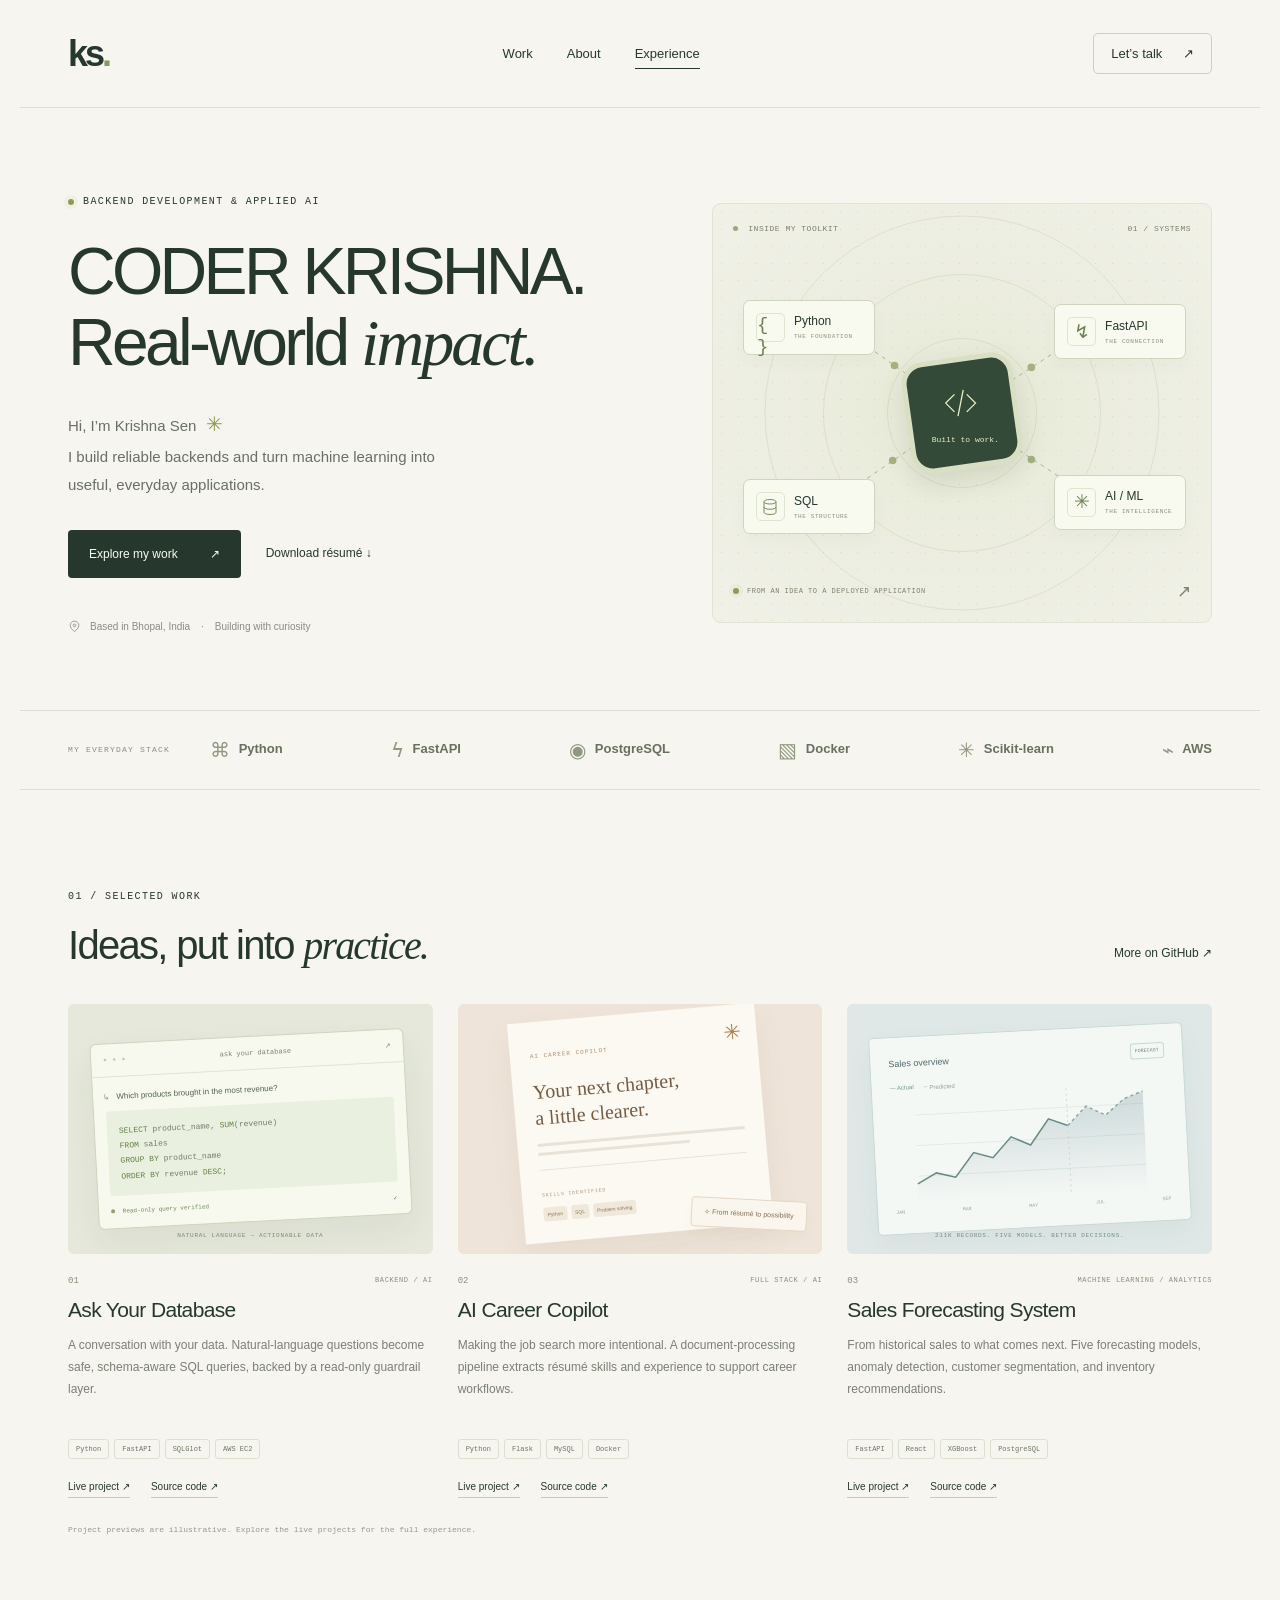
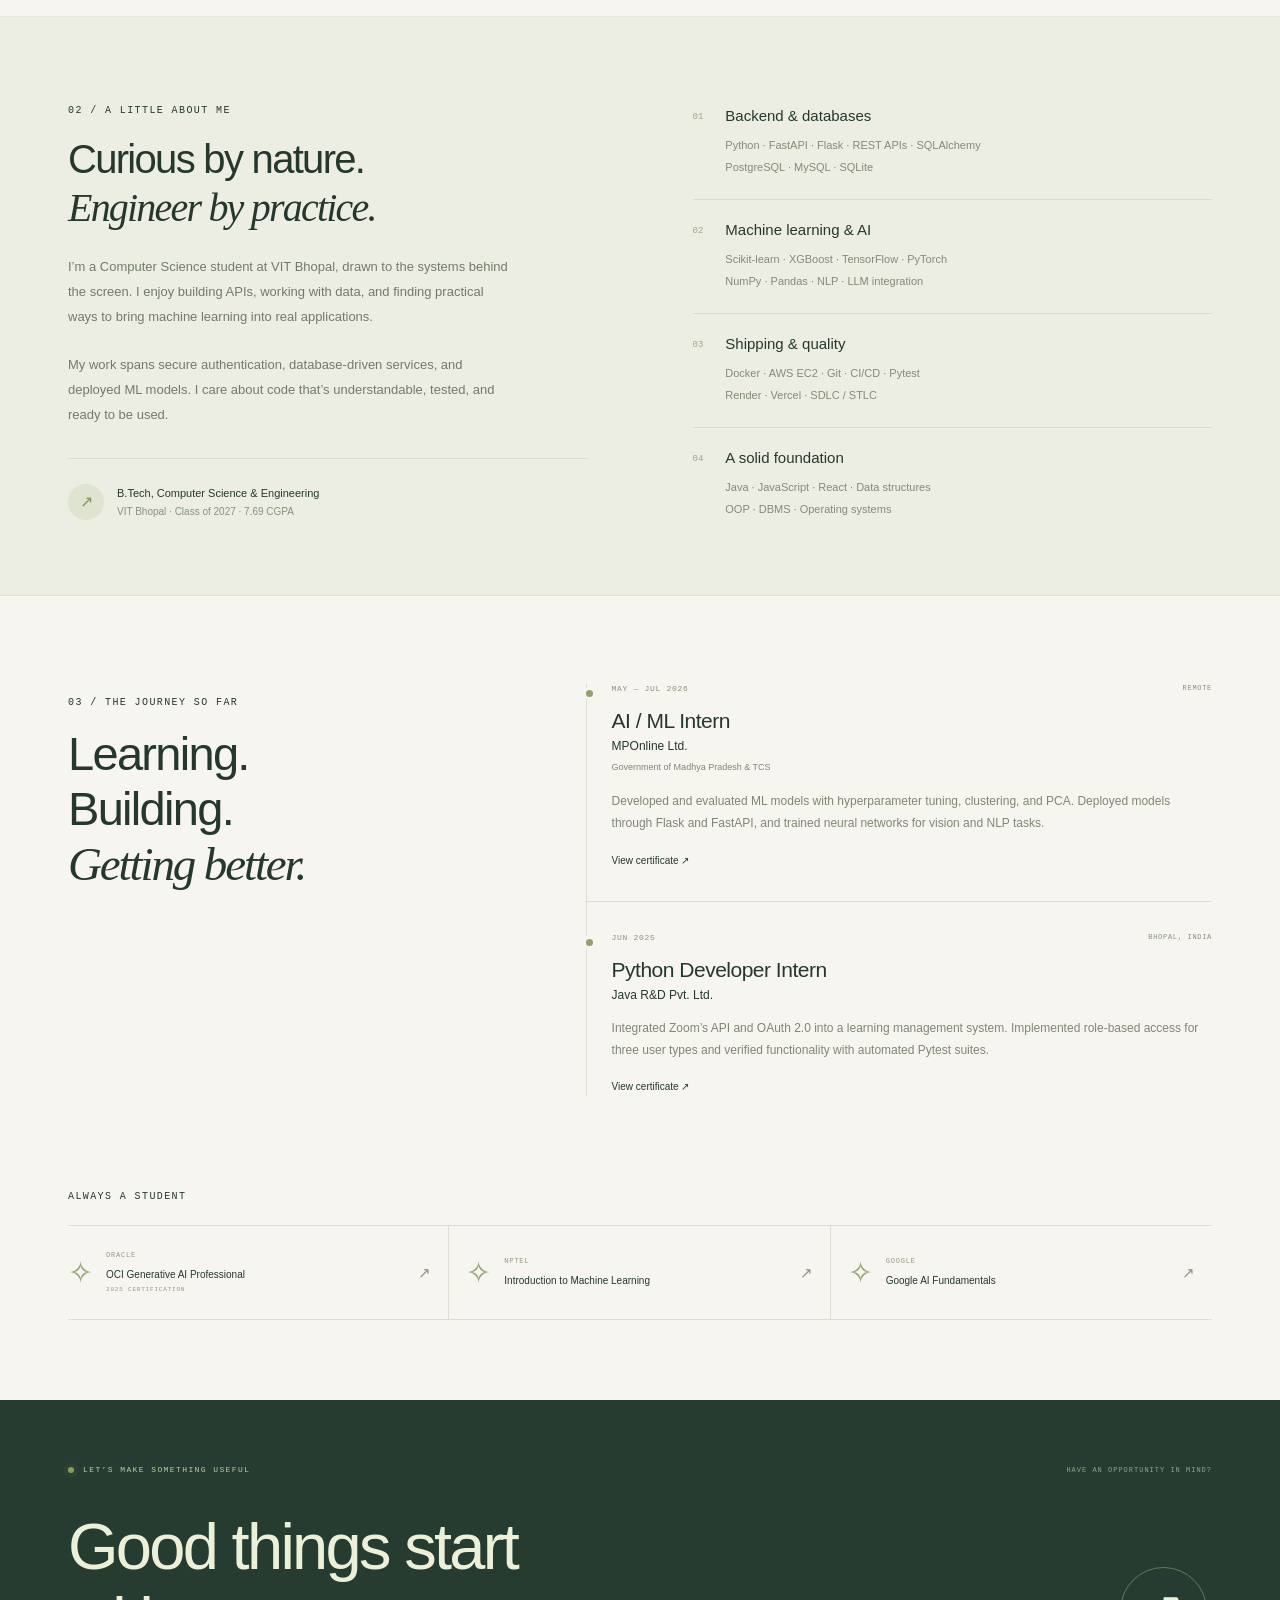
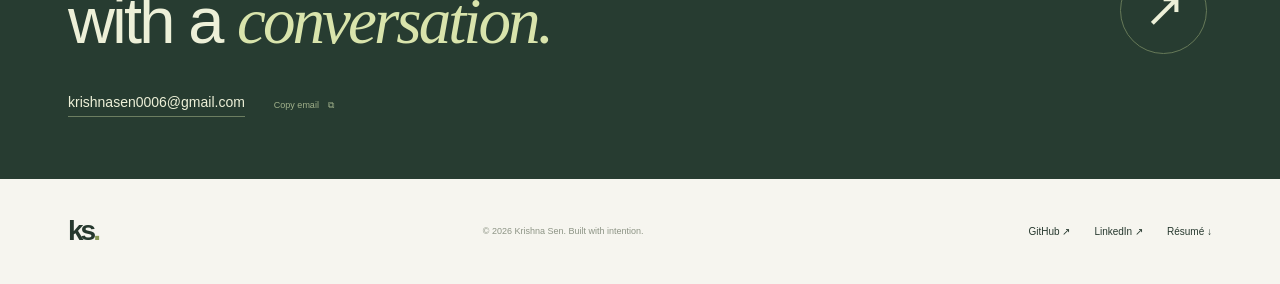
<file: index.html>
<!doctype html>
<html lang="en">
<head>
  <meta charset="UTF-8">
  <meta name="viewport" content="width=device-width, initial-scale=1">
  <meta name="theme-color" content="#f6f5ef">
  <meta name="description" content="Krishna Sen — backend developer and AI/ML engineer. Explore Python APIs, machine learning applications, and selected projects.">
  <title>Krishna Sen — Backend & AI Engineer</title>
  <link rel="icon" type="image/svg+xml" href="assets/favicon.svg">
  <link rel="stylesheet" href="styles.css">
  <script src="script.js" defer></script>
</head>
<body>
  <a class="skip-link" href="#main">Skip to content</a>
  <header class="site-header wrap">
    <a class="wordmark" href="#" aria-label="Krishna Sen home">ks<span>.</span></a>
    <nav aria-label="Main navigation"><a href="#work">Work</a><a href="#about">About</a><a href="#experience">Experience</a></nav>
    <a class="header-contact" href="mailto:krishnasen0006@gmail.com">Let’s talk <span>↗</span></a>
  </header>

  <main id="main">
    <section class="hero wrap" aria-labelledby="hero-title">
      <div class="hero-copy">
        <div class="eyebrow"><span class="status-dot"></span> BACKEND DEVELOPMENT & APPLIED AI</div>
        <h1 id="hero-title">CODER KRISHNA.<br>Real-world <span class="serif">impact.</span></h1>
        <p class="intro">Hi, I’m Krishna Sen <span class="wave" aria-hidden="true">✳</span><br>I build reliable backends and turn machine learning into useful, everyday applications.</p>
        <div class="hero-actions"><a class="button primary" href="#work">Explore my work <span>↗</span></a><a class="text-link" href="assets/krishna-sen-resume.pdf" download>Download résumé <span>↓</span></a></div>
        <div class="hero-location"><svg viewBox="0 0 24 24" aria-hidden="true"><path d="M20 10c0 6-8 11-8 11S4 16 4 10a8 8 0 1 1 16 0Z"/><circle cx="12" cy="10" r="2.5"/></svg> Based in Bhopal, India <span>·</span> Building with curiosity</div>
      </div>
      <div class="system-art" role="img" aria-label="Illustrated architecture connecting Python APIs, databases, machine learning, and deployment">
        <div class="art-top"><span><i></i> INSIDE MY TOOLKIT</span><span>01 / SYSTEMS</span></div>
        <div class="orbit orbit-one"></div><div class="orbit orbit-two"></div><div class="orbit orbit-three"></div>
        <svg class="connections" viewBox="0 0 520 440" aria-hidden="true"><path d="M260 220 118 120M260 220 405 125M260 220 115 320M260 220 405 315"/><circle r="4" cx="189" cy="170"/><circle r="4" cx="333" cy="172"/><circle r="4" cx="187" cy="270"/><circle r="4" cx="333" cy="269"/></svg>
        <div class="system-node python"><span class="node-icon">{ }</span><span>Python<span class="node-sub">THE FOUNDATION</span></span></div>
        <div class="system-node api"><span class="node-icon">↯</span><span>FastAPI<span class="node-sub">THE CONNECTION</span></span></div>
        <div class="system-center"><svg viewBox="0 0 48 48" aria-hidden="true"><path d="m17 14-10 10 10 10m14-20 10 10-10 10m-4-25-6 30"/></svg><span>Built to work.</span></div>
        <div class="system-node database"><span class="node-icon"><svg viewBox="0 0 24 24" aria-hidden="true"><ellipse cx="12" cy="5" rx="8" ry="3"/><path d="M4 5v14c0 4 16 4 16 0V5M4 12c0 4 16 4 16 0"/></svg></span><span>SQL<span class="node-sub">THE STRUCTURE</span></span></div>
        <div class="system-node ml"><span class="node-icon">✳</span><span>AI / ML<span class="node-sub">THE INTELLIGENCE</span></span></div>
        <div class="art-bottom"><span class="status-dot"></span> FROM AN IDEA TO A DEPLOYED APPLICATION <span>↗</span></div>
      </div>
    </section>

    <div class="stack-strip wrap"><span class="stack-label">MY EVERYDAY STACK</span><div><span><b>⌘</b> Python</span><span><b>ϟ</b> FastAPI</span><span><b>◉</b> PostgreSQL</span><span><b>▧</b> Docker</span><span><b>✳</b> Scikit-learn</span><span><b>⌁</b> AWS</span></div></div>

    <section id="work" class="section wrap">
      <div class="section-heading"><div><p class="eyebrow">01 / SELECTED WORK</p><h2>Ideas, put into <span class="serif">practice.</span></h2></div><a class="text-link" href="https://github.com/Krishna02213" target="_blank" rel="noopener noreferrer">More on GitHub ↗</a></div>
      <div class="projects">
        <article class="project"><div class="project-visual database-visual"><div class="mock-window"><div class="window-bar"><span class="window-dots">● ● ●</span><span>ask your database</span><span>↗</span></div><div class="db-question"><span>↳</span> Which products brought in the most revenue?</div><div class="sql-code"><span>SELECT</span> product_name, <span>SUM</span>(revenue)<br><span>FROM</span> sales<br><span>GROUP BY</span> product_name<br><span>ORDER BY</span> revenue <span>DESC</span>;</div><div class="query-result"><span><i></i> Read-only query verified</span><span>✓</span></div></div><span class="visual-caption">NATURAL LANGUAGE → ACTIONABLE DATA</span></div><div class="project-info"><div class="project-number">01 <span>BACKEND / AI</span></div><h3>Ask Your Database</h3><p>A conversation with your data. Natural-language questions become safe, schema-aware SQL queries, backed by a read-only guardrail layer.</p><div class="tags"><span>Python</span><span>FastAPI</span><span>SQLGlot</span><span>AWS EC2</span></div><div class="project-links"><a href="https://ask-your-db.onrender.com/" target="_blank" rel="noopener noreferrer">Live project ↗</a><a href="https://github.com/Krishna02213/ask-your-db" target="_blank" rel="noopener noreferrer">Source code ↗</a></div></div></article>

        <article class="project"><div class="project-visual career-visual"><div class="career-sheet"><div class="sheet-icon">✳</div><span class="small-label">AI CAREER COPILOT</span><h4>Your next chapter,<br>a little clearer.</h4><div class="sheet-line"></div><div class="sheet-line short"></div><div class="skill-match"><span>SKILLS IDENTIFIED</span><div><b>Python</b><b>SQL</b><b>Problem solving</b></div></div></div><span class="floating-tag">✧ From résumé to possibility</span></div><div class="project-info"><div class="project-number">02 <span>FULL STACK / AI</span></div><h3>AI Career Copilot</h3><p>Making the job search more intentional. A document-processing pipeline extracts résumé skills and experience to support career workflows.</p><div class="tags"><span>Python</span><span>Flask</span><span>MySQL</span><span>Docker</span></div><div class="project-links"><a href="https://ai-career-copilot-0qhw.onrender.com" target="_blank" rel="noopener noreferrer">Live project ↗</a><a href="https://github.com/Krishna02213/AI_CAREER_COPILOT" target="_blank" rel="noopener noreferrer">Source code ↗</a></div></div></article>

        <article class="project"><div class="project-visual forecast-visual"><div class="chart-card"><div class="chart-title"><span>Sales overview</span><span class="chart-badge">FORECAST</span></div><div class="chart-key"><span>— Actual</span><span>┄ Predicted</span></div><svg viewBox="0 0 300 140" role="img" aria-label="Illustrative sales forecasting chart"><defs><linearGradient id="chart-fill" x1="0" y1="0" x2="0" y2="1"><stop offset="0%" stop-color="#76929e" stop-opacity=".3"/><stop offset="100%" stop-color="#76929e" stop-opacity="0"/></linearGradient></defs><path class="grid" d="M0 25h300M0 65h300M0 105h300"/><path fill="url(#chart-fill)" d="M0 115 25 102 50 109 75 78 100 86 125 60 150 72 175 39 200 49 225 25 250 38 275 18 300 9V140H0Z"/><path class="actual-line" d="m0 115 25-13 25 7 25-31 25 8 25-26 25 12 25-33 25 10"/><path class="forecast-line" d="m200 49 25-24 25 13 25-20 25-9"/><path class="forecast-divider" d="M200 0v140"/></svg><div class="chart-months"><span>JAN</span><span>MAR</span><span>MAY</span><span>JUL</span><span>SEP</span></div></div><span class="visual-caption">211K RECORDS. FIVE MODELS. BETTER DECISIONS.</span></div><div class="project-info"><div class="project-number">03 <span>MACHINE LEARNING / ANALYTICS</span></div><h3>Sales Forecasting System</h3><p>From historical sales to what comes next. Five forecasting models, anomaly detection, customer segmentation, and inventory recommendations.</p><div class="tags"><span>FastAPI</span><span>React</span><span>XGBoost</span><span>PostgreSQL</span></div><div class="project-links"><a href="https://sales-forecasting-system-jet.vercel.app/dashboard" target="_blank" rel="noopener noreferrer">Live project ↗</a><a href="https://github.com/Krishna02213/Sales-Forecasting-System" target="_blank" rel="noopener noreferrer">Source code ↗</a></div></div></article>
      </div>
      <p class="project-note">Project previews are illustrative. Explore the live projects for the full experience.</p>
    </section>

    <section id="about" class="about-section"><div class="wrap about-grid"><div><p class="eyebrow">02 / A LITTLE ABOUT ME</p><h2>Curious by nature.<br><span class="serif">Engineer by practice.</span></h2><p class="about-copy">I’m a Computer Science student at VIT Bhopal, drawn to the systems behind the screen. I enjoy building APIs, working with data, and finding practical ways to bring machine learning into real applications.</p><p class="about-copy">My work spans secure authentication, database-driven services, and deployed ML models. I care about code that’s understandable, tested, and ready to be used.</p><div class="education"><span class="education-icon">↗</span><div><strong>B.Tech, Computer Science & Engineering</strong><span>VIT Bhopal · Class of 2027 · 7.69 CGPA</span></div></div></div><div class="skills-list"><div><span class="skill-index">01</span><div><h3>Backend & databases</h3><p>Python · FastAPI · Flask · REST APIs · SQLAlchemy<br>PostgreSQL · MySQL · SQLite</p></div></div><div><span class="skill-index">02</span><div><h3>Machine learning & AI</h3><p>Scikit-learn · XGBoost · TensorFlow · PyTorch<br>NumPy · Pandas · NLP · LLM integration</p></div></div><div><span class="skill-index">03</span><div><h3>Shipping & quality</h3><p>Docker · AWS EC2 · Git · CI/CD · Pytest<br>Render · Vercel · SDLC / STLC</p></div></div><div><span class="skill-index">04</span><div><h3>A solid foundation</h3><p>Java · JavaScript · React · Data structures<br>OOP · DBMS · Operating systems</p></div></div></div></div></section>

    <section id="experience" class="section wrap experience-grid"><div><p class="eyebrow">03 / THE JOURNEY SO FAR</p><h2>Learning.<br>Building.<br><span class="serif">Getting better.</span></h2></div><div class="timeline"><article><div class="role-date">MAY — JUL 2026 <span>REMOTE</span></div><h3>AI / ML Intern</h3><h4>MPOnline Ltd.</h4><p class="company-detail">Government of Madhya Pradesh & TCS</p><p>Developed and evaluated ML models with hyperparameter tuning, clustering, and PCA. Deployed models through Flask and FastAPI, and trained neural networks for vision and NLP tasks.</p><a class="text-link" href="https://drive.google.com/file/d/1Vei_65hp3Cs6DJPmvhc5voFkNktpHV5s/view?usp=sharing" target="_blank" rel="noopener noreferrer">View certificate ↗</a></article><article><div class="role-date">JUN 2025 <span>BHOPAL, INDIA</span></div><h3>Python Developer Intern</h3><h4>Java R&D Pvt. Ltd.</h4><p>Integrated Zoom’s API and OAuth 2.0 into a learning management system. Implemented role-based access for three user types and verified functionality with automated Pytest suites.</p><a class="text-link" href="https://drive.google.com/file/d/1QL2p8maWsS1jc1iJNLzmk5HMzHap7AW1/view?usp=sharing" target="_blank" rel="noopener noreferrer">View certificate ↗</a></article></div></section>

    <section class="certifications wrap"><p class="eyebrow">ALWAYS A STUDENT</p><div><a href="https://drive.google.com/file/d/1KOMlcp5A2s6zUjS3d_XzFoW0n41Sf7sj/view?usp=sharing" target="_blank" rel="noopener noreferrer"><span class="cert-icon">✧</span><span><small>ORACLE</small>OCI Generative AI Professional <small>2025 CERTIFICATION</small></span><span>↗</span></a><a href="https://drive.google.com/file/d/1CfsP51cfVp0onJqcI2bUImDFZ46IIIAG/view?usp=sharing" target="_blank" rel="noopener noreferrer"><span class="cert-icon">✧</span><span><small>NPTEL</small>Introduction to Machine Learning</span><span>↗</span></a><a href="https://drive.google.com/file/d/15xGScCsdg9YD1yPE9gI1szwj22lJyUeb/view?usp=sharing" target="_blank" rel="noopener noreferrer"><span class="cert-icon">✧</span><span><small>GOOGLE</small>Google AI Fundamentals</span><span>↗</span></a></div></section>

    <section class="contact-section" id="contact"><div class="wrap"><div class="contact-top"><p class="eyebrow"><span class="status-dot"></span> LET’S MAKE SOMETHING USEFUL</p><span>HAVE AN OPPORTUNITY IN MIND?</span></div><h2>Good things start<br>with a <span class="serif">conversation.</span><a href="mailto:krishnasen0006@gmail.com" aria-label="Email Krishna" class="contact-arrow">↗</a></h2><div class="contact-bottom"><a class="email-link" href="mailto:krishnasen0006@gmail.com">krishnasen0006@gmail.com</a><button id="copy-email" type="button" aria-label="Copy email address">Copy email <span>⧉</span></button><span id="copy-status" role="status" class="sr-only"></span></div></div></section>
  </main>
  <footer class="wrap"><a class="wordmark" href="#">ks<span>.</span></a><p>© <span id="year">2026</span> Krishna Sen. Built with intention.</p><div><a href="https://github.com/Krishna02213" target="_blank" rel="noopener noreferrer">GitHub ↗</a><a href="https://www.linkedin.com/in/krishna-sen-495478339/" target="_blank" rel="noopener noreferrer">LinkedIn ↗</a><a href="assets/krishna-sen-resume.pdf" download>Résumé ↓</a></div></footer>
</body>
</html>
</file>
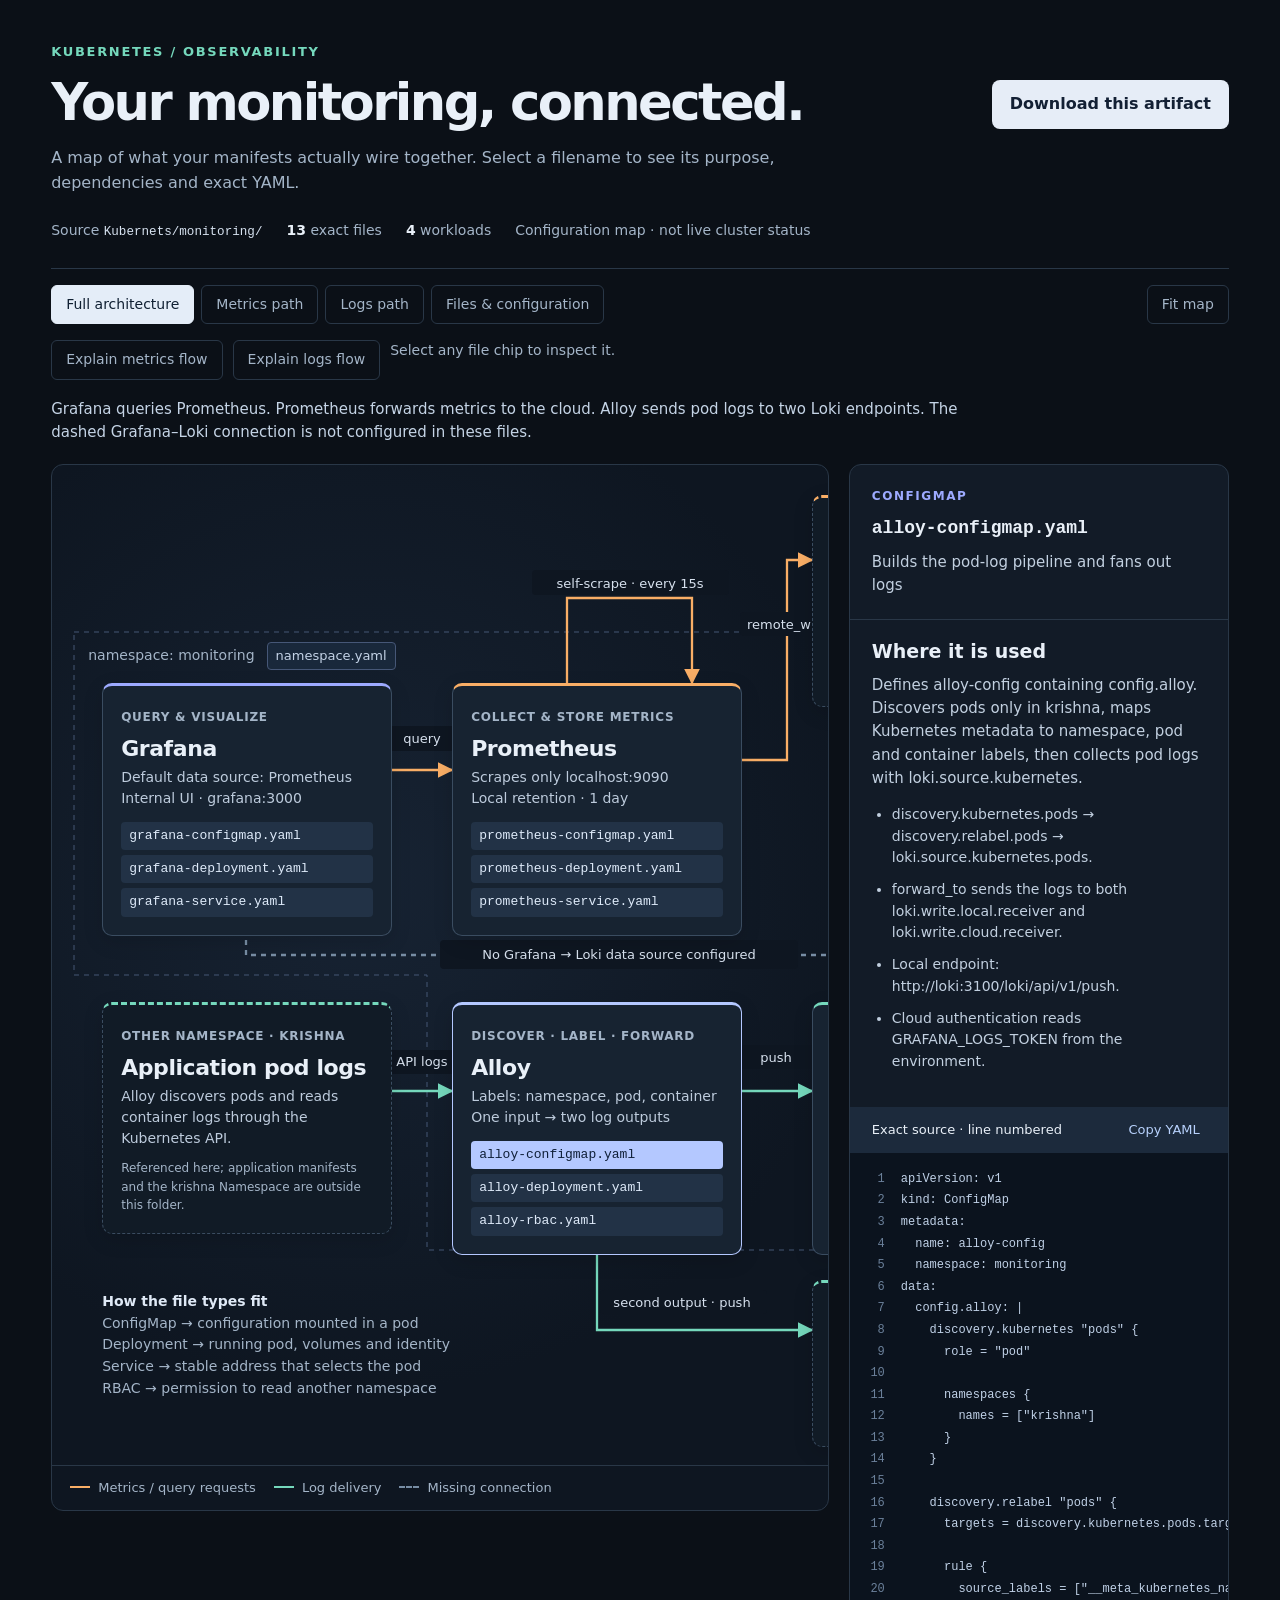
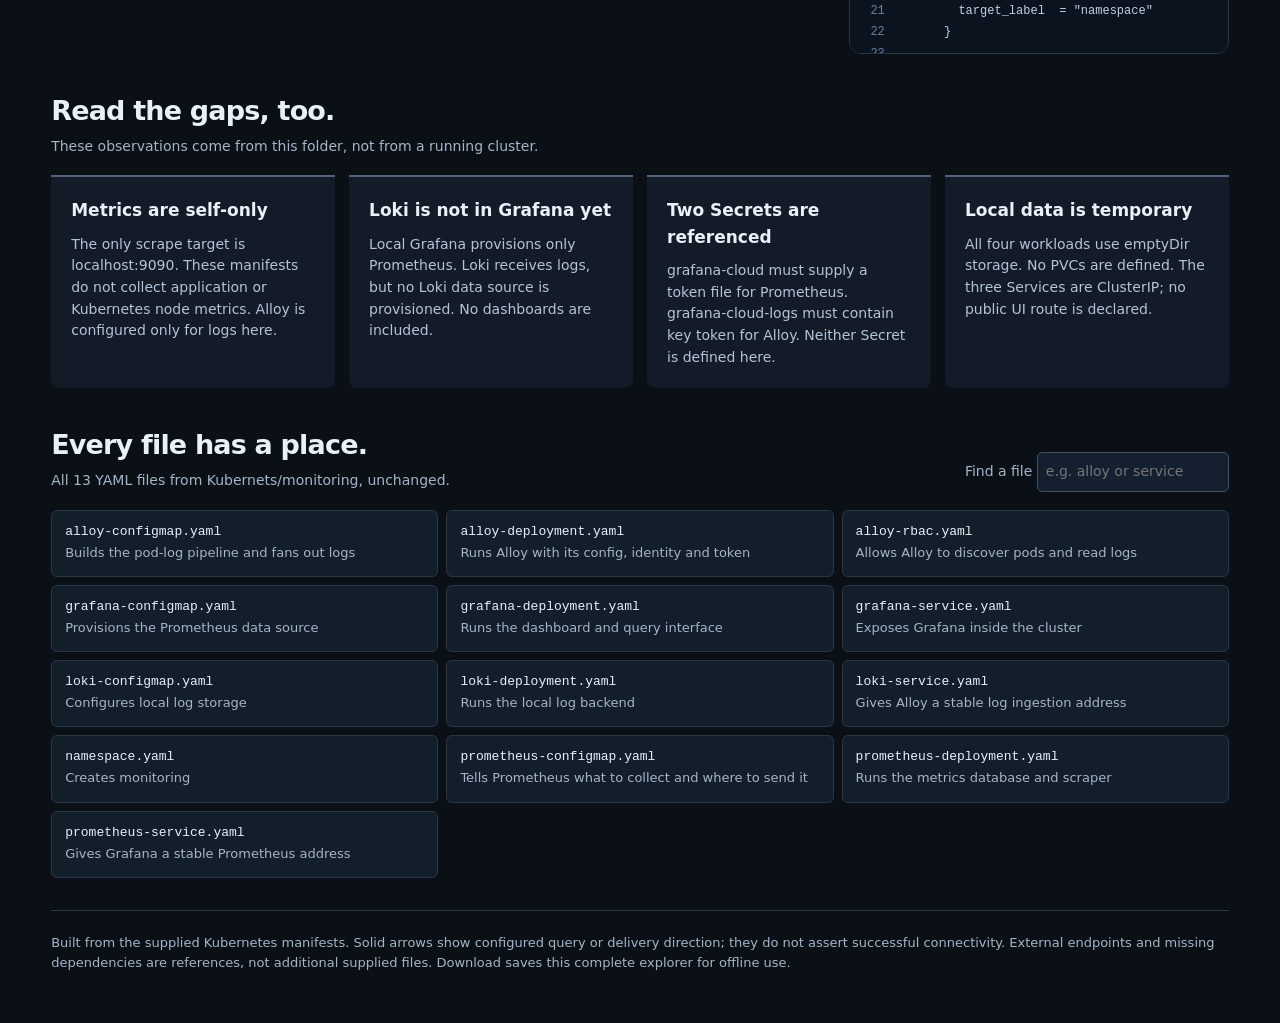
<file: Kubernets/monitoring-diagram.html>
<!doctype html>
<html lang="en"><head><meta charset="utf-8"><meta name="viewport" content="width=device-width,initial-scale=1"><title>Kubernetes monitoring · The file map</title>
<style>
:root{color-scheme:dark;--bg:#0b1017;--panel:#121b27;--line:#293747;--text:#e9f0f8;--muted:#a4b5c8;--metrics:#f9ae66;--logs:#75d8bc;--config:#9daaff}*{box-sizing:border-box}body{margin:0;background:var(--bg);color:var(--text);font:16px/1.55 system-ui,-apple-system,BlinkMacSystemFont,"Segoe UI",sans-serif}button,a,input{font:inherit}button,a{touch-action:manipulation}button{cursor:pointer}a{color:#a6c9ff}button:focus-visible,a:focus-visible,input:focus-visible{outline:3px solid #b5c7ff;outline-offset:4px}header{padding:42px 4vw 26px;max-width:1800px;margin:auto}.eyebrow{color:var(--logs);font-size:13px;font-weight:650;letter-spacing:.13em;text-transform:uppercase}.heading{display:flex;justify-content:space-between;align-items:center;gap:24px}h1{font-size:clamp(32px,4vw,56px);line-height:1.1;letter-spacing:-.05em;font-weight:650;margin:12px 0 16px}header p{max-width:800px;color:var(--muted);margin:0}code{font: .9em ui-monospace,SFMono-Regular,Consolas,monospace}header code{color:#d7e2f0}.download{background:#e6edf7;color:#132034;border:0;border-radius:8px;padding:12px 18px;white-space:nowrap;font-weight:600}.meta{display:flex;gap:24px;margin-top:24px;font-size:14px;color:var(--muted)}.meta strong{color:var(--text)}main{max-width:1800px;margin:auto;padding:0 4vw 50px}.toolbar{display:flex;align-items:center;justify-content:space-between;gap:18px;padding:16px 0;border-top:1px solid var(--line)}.filters{display:flex;flex-wrap:wrap;gap:7px}.filters button,.secondary{background:transparent;color:var(--muted);border:1px solid var(--line);border-radius:6px;padding:8px 14px;font-size:14px}.filters button[aria-pressed=true]{background:#e4edf8;color:#102033;border-color:#e4edf8}.hint{color:var(--muted);font-size:14px}.workspace{display:grid;grid-template-columns:minmax(0,1fr) 380px;gap:20px;align-items:start}.map-shell{background:radial-gradient(circle at 40% 40%,#172333 0, #0e1621 65%);border:1px solid var(--line);border-radius:12px;overflow:hidden}.map-scroll{overflow:auto}.map{position:relative;width:1100px;height:1000px;transform-origin:top left}.diagram-wrap{position:relative}.namespace{position:absolute;left:22px;top:167px;width:1056px;height:618px;border:1px dashed #455774;border-radius:14px;pointer-events:none}.namespace-label{position:absolute;left:36px;top:177px;display:flex;align-items:center;gap:12px;color:var(--muted);font-size:14px}.namespace-label button{font-size:13px;border:1px solid #465777;background:#19283b;color:#c4d3e7;padding:3px 8px;border-radius:4px}.node{position:absolute;background:#172331;border:1px solid #3a4c60;border-radius:10px;width:290px;padding:18px;box-shadow:0 6px 20px #0002;transition:opacity .2s,border-color .2s}.node h2{font-size:22px;line-height:1.2;margin:0 0 5px;letter-spacing:-.02em}.node p{margin:0;color:#bdcbdc;font-size:14px;line-height:1.5}.node .tag{display:inline-block;font-size:12px;font-weight:650;letter-spacing:.06em;color:var(--muted);margin-bottom:9px}.node.metrics{border-top:3px solid var(--metrics)}.node.logs{border-top:3px solid var(--logs)}.node.view{border-top:3px solid var(--config)}.node.external{background:#111b26;border-style:dashed}.files{display:grid;gap:5px;margin-top:13px}.file{border:0;border-radius:4px;background:#223246;color:#dfebfa;text-align:left;padding:5px 8px;font:13px/1.4 ui-monospace,monospace;width:100%}.file:hover{background:#314866}.file.selected{background:#b4c8ff;color:#102039}.node.dim{opacity:.2}.node.current{border-color:#b4c8ff}.mini{font-size:12px;color:var(--muted);margin-top:10px}.diagram-lines{position:absolute;inset:0;width:1100px;height:1000px;pointer-events:none}.edge{fill:none;stroke-width:2.3}.metric-edge{stroke:var(--metrics)}.log-edge{stroke:var(--logs)}.missing-edge{stroke:#778da4;stroke-dasharray:5 5}.edge-label{fill:#d7e1ee;font:13px system-ui}.label-bg{fill:#0e1621}.flow-dim{opacity:.12}.legend{display:flex;flex-wrap:wrap;gap:18px;padding:12px 18px;border-top:1px solid var(--line);color:var(--muted);font-size:13px}.legend span:before{content:"";display:inline-block;width:20px;height:2px;background:var(--metrics);margin:0 8px 4px 0}.legend .log:before{background:var(--logs)}.legend .gap:before{height:0;background:none;border-top:2px dashed #778da4}.inspector{position:sticky;top:18px;background:var(--panel);border:1px solid var(--line);border-radius:12px;overflow:hidden}.inspector-head{padding:22px;border-bottom:1px solid var(--line)}.inspector-head .eyebrow{font-size:12px;color:var(--config)}.inspector h2{font:600 18px/1.5 ui-monospace,monospace;overflow-wrap:anywhere;margin:9px 0}.inspector h3{font-size:19px;line-height:1.4;margin:18px 0 9px}.inspector p{color:#c2d0e0;font-size:15px;margin:0}.detail{padding:0 22px 20px}.detail ul{padding-left:20px;color:#c2d0e0;font-size:14px}.detail li{margin:10px 0}.source-title{padding:12px 22px;background:#1c2a3c;display:flex;justify-content:space-between;align-items:center;font-size:13px}.source-title button{font-size:13px;background:transparent;border:0;color:#b7d1fc}.source{margin:0;padding:16px 0;max-height:500px;overflow:auto;background:#0b131e;color:#c0d1e7;font:12px/1.8 ui-monospace,monospace;counter-reset:line}.source .line{display:block;white-space:pre;min-height:1.8em;padding-right:18px}.source .line:before{counter-increment:line;content:counter(line);display:inline-block;text-align:right;width:35px;margin-right:16px;color:#6b809a;position:sticky;left:0;background:#0b131e}.below{margin-top:36px}.section-heading{display:flex;align-items:end;justify-content:space-between;gap:20px;margin-bottom:18px}.section-heading h2{font-size:27px;letter-spacing:-.03em;margin:0}.section-heading p{color:var(--muted);font-size:14px;margin:4px 0 0}.caveats{display:grid;grid-template-columns:repeat(4,1fr);gap:14px}.caveat{border-top:2px solid #52627a;background:#121b27;padding:20px;border-radius:0 0 8px 8px}.caveat h3{font-size:17px;margin:0 0 10px}.caveat p{font-size:14px;color:#b4c4d8;margin:0}.file-list{display:grid;grid-template-columns:repeat(3,1fr);gap:8px}.file-list button{background:#131e2b;border:1px solid var(--line);border-radius:6px;padding:13px;text-align:left;color:var(--text)}.file-list button:hover{background:#213247}.file-list code{display:block;font-size:13px}.file-list small{display:block;color:var(--muted);margin-top:4px;font-size:13px}footer{margin-top:32px;padding-top:22px;border-top:1px solid var(--line);font-size:13px;color:var(--muted)}.tour{display:flex;gap:10px;flex-wrap:wrap;margin:0 0 18px}.tour button{font-size:14px}.tour-copy{font-size:15px;color:#c5d4e6;max-width:950px;min-height:48px;margin:0 0 18px}#zoom{min-width:72px} @media(min-width:1800px){.map{width:1100px}}@media(max-width:1100px){.workspace{grid-template-columns:1fr}.inspector{position:static}.caveats{grid-template-columns:repeat(2,1fr)}.file-list{grid-template-columns:repeat(2,1fr)}}@media(max-width:600px){header{padding-top:26px}.heading{display:block}.download{margin:10px 0}.meta{gap:12px;flex-wrap:wrap}.toolbar{align-items:start;flex-direction:column}.caveats,.file-list{grid-template-columns:1fr}.section-heading{align-items:start;flex-direction:column}.node{box-shadow:none}}
</style></head><body>
<header><div class="eyebrow">Kubernetes / Observability</div><div class="heading"><h1>Your monitoring, connected.</h1><button class="download" id="download">Download this artifact</button></div><p>A map of what your manifests actually wire together. Select a filename to see its purpose, dependencies and exact YAML.</p><div class="meta"><span>Source <code>Kubernets/monitoring/</code></span><span><strong>13</strong> exact files</span><span><strong>4</strong> workloads</span><span>Configuration map · not live cluster status</span></div></header>
<main><div class="toolbar"><div class="filters" aria-label="Diagram focus"><button data-mode="all" aria-pressed="true">Full architecture</button><button data-mode="metrics" aria-pressed="false">Metrics path</button><button data-mode="logs" aria-pressed="false">Logs path</button><button data-mode="config" aria-pressed="false">Files & configuration</button></div><button class="secondary" id="zoom">Fit map</button></div>
<div class="tour"><button class="secondary" id="walk-metrics">Explain metrics flow</button><button class="secondary" id="walk-logs">Explain logs flow</button><span class="hint">Select any file chip to inspect it.</span></div><p class="tour-copy" id="tour-copy">Grafana queries Prometheus. Prometheus forwards metrics to the cloud. Alloy sends pod logs to two Loki endpoints. The dashed Grafana–Loki connection is not configured in these files.</p>
<div class="workspace"><section class="map-shell" aria-label="Interactive architecture diagram"><div class="map-scroll"><div class="diagram-wrap"><div class="map" id="map">
<div class="namespace-label">namespace: monitoring <button data-file="namespace.yaml">namespace.yaml</button></div>
<svg class="diagram-lines" viewBox="0 0 1100 1000" role="img" aria-label="Grafana queries the Prometheus Service, Prometheus remote writes to Grafana Cloud. Alloy collects krishna pod logs through the Kubernetes API and writes to local Loki and Grafana Cloud. Grafana has no configured Loki data source.">
<path d="M22 167H1078V785H375V510H22Z" fill="none" stroke="#455774" stroke-width="1" stroke-dasharray="5 5"/><defs><marker id="arrow-m" viewBox="0 0 10 10" refX="9" refY="5" markerWidth="7" markerHeight="7" orient="auto-start-reverse"><path d="M0 0L10 5L0 10z" fill="#f9ae66"/></marker><marker id="arrow-l" viewBox="0 0 10 10" refX="9" refY="5" markerWidth="7" markerHeight="7" orient="auto-start-reverse"><path d="M0 0L10 5L0 10z" fill="#75d8bc"/></marker></defs>
<g data-flow="metrics"><path class="edge metric-edge" d="M340 305H400" marker-end="url(#arrow-m)"/><rect class="label-bg" x="326" y="261" width="88" height="25" rx="4"/><text class="edge-label" x="370" y="278" text-anchor="middle">query</text>
<path class="edge metric-edge" d="M690 295H735V95H760" marker-end="url(#arrow-m)"/><rect class="label-bg" x="688" y="147" width="100" height="24" rx="4"/><text class="edge-label" x="738" y="164" text-anchor="middle">remote_write</text>
<path class="edge metric-edge" d="M515 218V133H640V218" marker-end="url(#arrow-m)"/><rect class="label-bg" x="480" y="105" width="197" height="25" rx="4"/><text class="edge-label" x="578" y="123" text-anchor="middle">self-scrape · every 15s</text></g>
<g data-flow="logs"><path class="edge log-edge" d="M340 626H400" marker-end="url(#arrow-l)"/><rect class="label-bg" x="320" y="585" width="100" height="24" rx="4"/><text class="edge-label" x="370" y="601" text-anchor="middle">API logs</text>
<path class="edge log-edge" d="M690 626H760" marker-end="url(#arrow-l)"/><rect class="label-bg" x="685" y="580" width="78" height="24" rx="4"/><text class="edge-label" x="724" y="597" text-anchor="middle">push</text>
<path class="edge log-edge" d="M545 778V865H760" marker-end="url(#arrow-l)"/><rect class="label-bg" x="548" y="825" width="167" height="24" rx="4"/><text class="edge-label" x="630" y="842" text-anchor="middle">second output · push</text></g>
<g data-flow="logs"><path class="edge missing-edge" d="M194 465V490H905V537"/><rect class="label-bg" x="388" y="475" width="358" height="29" rx="4"/><text class="edge-label" x="567" y="494" text-anchor="middle">No Grafana → Loki data source configured</text></g>
</svg>
<article class="node view" style="left:50px;top:218px" data-groups="metrics config" data-component="grafana"><span class="tag">QUERY & VISUALIZE</span><h2>Grafana</h2><p>Default data source: Prometheus<br>Internal UI · grafana:3000</p><div class="files" data-files="grafana-configmap.yaml,grafana-deployment.yaml,grafana-service.yaml"></div></article>
<article class="node metrics" style="left:400px;top:218px" data-groups="metrics config" data-component="prometheus"><span class="tag">COLLECT & STORE METRICS</span><h2>Prometheus</h2><p>Scrapes only localhost:9090<br>Local retention · 1 day</p><div class="files" data-files="prometheus-configmap.yaml,prometheus-deployment.yaml,prometheus-service.yaml"></div></article>
<article class="node external metrics" style="left:760px;top:30px" data-groups="metrics" data-component="cloud-metrics"><span class="tag">EXTERNAL · REFERENCED ENDPOINT</span><h2>Grafana Cloud metrics</h2><p>Receives remote_write samples</p><div class="mini">Configured in prometheus-configmap.yaml</div></article>
<article class="node external logs" style="left:50px;top:537px" data-groups="logs config" data-component="pods"><span class="tag">OTHER NAMESPACE · KRISHNA</span><h2>Application pod logs</h2><p>Alloy discovers pods and reads container logs through the Kubernetes API.</p><div class="mini">Referenced here; application manifests and the krishna Namespace are outside this folder.</div></article>
<article class="node logs" style="left:400px;top:537px" data-groups="logs config" data-component="alloy"><span class="tag">DISCOVER · LABEL · FORWARD</span><h2>Alloy</h2><p>Labels: namespace, pod, container<br>One input → two log outputs</p><div class="files" data-files="alloy-configmap.yaml,alloy-deployment.yaml,alloy-rbac.yaml"></div></article>
<article class="node logs" style="left:760px;top:537px" data-groups="logs config" data-component="loki"><span class="tag">STORE LOCAL LOGS</span><h2>Loki</h2><p>loki:3100/loki/api/v1/push<br>TSDB v13 · filesystem chunks</p><div class="files" data-files="loki-configmap.yaml,loki-deployment.yaml,loki-service.yaml"></div></article>
<article class="node external logs" style="left:760px;top:815px" data-groups="logs" data-component="cloud-logs"><span class="tag">EXTERNAL · REFERENCED ENDPOINT</span><h2>Grafana Cloud logs</h2><p>Receives Alloy's second log output</p><div class="mini">Configured in alloy-configmap.yaml</div></article>
<div style="position:absolute;left:50px;top:826px;width:380px;color:#a4b5c8;font-size:14px"><strong style="color:#dfe9f6">How the file types fit</strong><br>ConfigMap → configuration mounted in a pod<br>Deployment → running pod, volumes and identity<br>Service → stable address that selects the pod<br>RBAC → permission to read another namespace</div>
</div></div></div><div class="legend"><span>Metrics / query requests</span><span class="log">Log delivery</span><span class="gap">Missing connection</span></div></section>
<aside class="inspector" aria-label="Selected file details" id="inspector"><div class="inspector-head"><div class="eyebrow" id="file-kind"></div><h2 id="file-name"></h2><p id="file-purpose"></p></div><div class="detail"><h3>Where it is used</h3><p id="file-detail"></p><ul id="file-links"></ul></div><div class="source-title"><span>Exact source · line numbered</span><button id="copy">Copy YAML</button></div><pre class="source" id="source"></pre></aside></div>
<section class="below"><div class="section-heading"><div><h2>Read the gaps, too.</h2><p>These observations come from this folder, not from a running cluster.</p></div></div><div class="caveats"><article class="caveat"><h3>Metrics are self-only</h3><p>The only scrape target is localhost:9090. These manifests do not collect application or Kubernetes node metrics. Alloy is configured only for logs here.</p></article><article class="caveat"><h3>Loki is not in Grafana yet</h3><p>Local Grafana provisions only Prometheus. Loki receives logs, but no Loki data source is provisioned. No dashboards are included.</p></article><article class="caveat"><h3>Two Secrets are referenced</h3><p>grafana-cloud must supply a token file for Prometheus. grafana-cloud-logs must contain key token for Alloy. Neither Secret is defined here.</p></article><article class="caveat"><h3>Local data is temporary</h3><p>All four workloads use emptyDir storage. No PVCs are defined. The three Services are ClusterIP; no public UI route is declared.</p></article></div></section>
<section class="below"><div class="section-heading"><div><h2>Every file has a place.</h2><p>All 13 YAML files from Kubernets/monitoring, unchanged.</p></div><label class="hint">Find a file <input id="search" type="search" placeholder="e.g. alloy or service" style="background:#142030;color:#e9f0f8;border:1px solid #405269;padding:8px;border-radius:5px;max-width:230px"></label></div><div class="file-list" id="file-list"></div><p id="no-files" hidden>No files match your search.</p></section>
<footer>Built from the supplied Kubernetes manifests. Solid arrows show configured query or delivery direction; they do not assert successful connectivity. External endpoints and missing dependencies are references, not additional supplied files. Download saves this complete explorer for offline use.</footer></main>
<script>
const files=[{"name": "alloy-configmap.yaml", "kind": "ConfigMap", "title": "Builds the pod-log pipeline and fans out logs", "detail": "Defines alloy-config containing config.alloy. Discovers pods only in krishna, maps Kubernetes metadata to namespace, pod and container labels, then collects pod logs with loki.source.kubernetes.", "links": ["discovery.kubernetes.pods \u2192 discovery.relabel.pods \u2192 loki.source.kubernetes.pods.", "forward_to sends the logs to both loki.write.local.receiver and loki.write.cloud.receiver.", "Local endpoint: http://loki:3100/loki/api/v1/push.", "Cloud authentication reads GRAFANA_LOGS_TOKEN from the environment."], "group": "alloy", "raw": "apiVersion: v1\nkind: ConfigMap\nmetadata:\n  name: alloy-config\n  namespace: monitoring\ndata:\n  config.alloy: |\n    discovery.kubernetes \"pods\" {\n      role = \"pod\"\n\n      namespaces {\n        names = [\"krishna\"]\n      }\n    }\n\n    discovery.relabel \"pods\" {\n      targets = discovery.kubernetes.pods.targets\n\n      rule {\n        source_labels = [\"__meta_kubernetes_namespace\"]\n        target_label  = \"namespace\"\n      }\n\n      rule {\n        source_labels = [\"__meta_kubernetes_pod_name\"]\n        target_label  = \"pod\"\n      }\n\n      rule {\n        source_labels = [\"__meta_kubernetes_pod_container_name\"]\n        target_label  = \"container\"\n      }\n    }\n\n    loki.source.kubernetes \"pods\" {\n      targets    = discovery.relabel.pods.output\n      forward_to = [loki.write.local.receiver, loki.write.cloud.receiver]\n    }\n\n    loki.write \"local\" {\n      endpoint {\n        url = \"http://loki:3100/loki/api/v1/push\"\n      }\n    }\n\n    loki.write \"cloud\" {\n      endpoint {\n        name = \"grafana-cloud\"\n        url = \"https://logs-prod-028.grafana.net/loki/api/v1/push\"\n        basic_auth {\n          username = \"1890659\"\n          password = sys.env(\"GRAFANA_LOGS_TOKEN\")\n        }\n      }\n    }\n"}, {"name": "alloy-deployment.yaml", "kind": "Deployment", "title": "Runs Alloy with its config, identity and token", "detail": "Runs one grafana/alloy:v1.22.0 pod under ServiceAccount alloy. Starts Alloy with /etc/alloy/config.alloy and local storage at /var/lib/alloy/data.", "links": ["ConfigMap alloy-config \u2192 /etc/alloy.", "Secret grafana-cloud-logs, key token \u2192 environment variable GRAFANA_LOGS_TOKEN.", "Storage uses emptyDir. No Alloy Service is declared in this folder."], "group": "alloy", "raw": "apiVersion: apps/v1\nkind: Deployment\nmetadata:\n  name: alloy\n  namespace: monitoring\nspec:\n  replicas: 1\n  selector:\n    matchLabels:\n      app: alloy\n  template:\n    metadata:\n      labels:\n        app: alloy\n    spec:\n      serviceAccountName: alloy\n      containers:\n        - name: alloy\n          image: grafana/alloy:v1.22.0\n          env:\n            - name: GRAFANA_LOGS_TOKEN\n              valueFrom:\n                secretKeyRef:\n                  name: grafana-cloud-logs\n                  key: token\n          args:\n            - run\n            - /etc/alloy/config.alloy\n            - --storage.path=/var/lib/alloy/data\n          volumeMounts:\n            - name: config\n              mountPath: /etc/alloy\n              readOnly: true\n            - name: storage\n              mountPath: /var/lib/alloy/data\n      volumes:\n        - name: config\n          configMap:\n            name: alloy-config\n        - name: storage\n          emptyDir: {}\n"}, {"name": "alloy-rbac.yaml", "kind": "ServiceAccount + Role + RoleBinding", "title": "Allows Alloy to discover pods and read logs", "detail": "Creates ServiceAccount alloy in monitoring, Role alloy-log-reader in krishna and a RoleBinding in krishna that grants that Role to the monitoring ServiceAccount.", "links": ["pods permissions: get, list, watch.", "pods/log permission: get.", "The Deployment uses serviceAccountName: alloy; these permissions are scoped to krishna."], "group": "alloy", "raw": "apiVersion: v1\nkind: ServiceAccount\nmetadata:\n  name: alloy\n  namespace: monitoring\n---\napiVersion: rbac.authorization.k8s.io/v1\nkind: Role\nmetadata:\n  name: alloy-log-reader\n  namespace: krishna\nrules:\n  - apiGroups: [\"\"]\n    resources: [\"pods\"]\n    verbs: [\"get\", \"list\", \"watch\"]\n  - apiGroups: [\"\"]\n    resources: [\"pods/log\"]\n    verbs: [\"get\"]\n---\napiVersion: rbac.authorization.k8s.io/v1\nkind: RoleBinding\nmetadata:\n  name: alloy-log-reader\n  namespace: krishna\nsubjects:\n  - kind: ServiceAccount\n    name: alloy\n    namespace: monitoring\nroleRef:\n  kind: Role\n  name: alloy-log-reader\n  apiGroup: rbac.authorization.k8s.io"}, {"name": "grafana-configmap.yaml", "kind": "ConfigMap", "title": "Provisions the Prometheus data source", "detail": "Defines grafana-config containing datasources.yaml. Provisions Prometheus as the default data source, UID prometheus, using proxy access at http://prometheus:9090.", "links": ["Mounted by grafana-deployment.yaml in the data source provisioning directory.", "No Loki data source or dashboards are provisioned by these files."], "group": "grafana", "raw": "apiVersion: v1\nkind: ConfigMap\nmetadata:\n  name: grafana-config\n  namespace: monitoring\ndata:\n  datasources.yaml: |\n    apiVersion: 1\n    datasources:\n      - name: Prometheus\n        uid: prometheus\n        type: prometheus\n        access: proxy\n        url: http://prometheus:9090\n        isDefault: true"}, {"name": "grafana-deployment.yaml", "kind": "Deployment", "title": "Runs the dashboard and query interface", "detail": "Runs one grafana/grafana:13.3.1 pod on port 3000. Mounts the provisioned data source configuration and stores Grafana data at /var/lib/grafana.", "links": ["ConfigMap \u2192 /etc/grafana/provisioning/datasources.", "fsGroup is 472.", "Data uses emptyDir; saved local state does not survive pod removal."], "group": "grafana", "raw": "apiVersion: apps/v1\nkind: Deployment\nmetadata:\n  name: grafana\n  namespace: monitoring\nspec:\n  replicas: 1\n  selector:\n    matchLabels:\n      app: grafana\n  template:\n    metadata:\n      labels:\n        app: grafana\n    spec:\n      securityContext:\n        fsGroup: 472\n      containers:\n        - name: grafana\n          image: grafana/grafana:13.3.1\n          ports:\n            - containerPort: 3000\n          volumeMounts:\n            - name: config\n              mountPath: /etc/grafana/provisioning/datasources\n              readOnly: true\n            - name: data\n              mountPath: /var/lib/grafana\n      volumes:\n        - name: config\n          configMap:\n            name: grafana-config\n        - name: data\n          emptyDir: {}"}, {"name": "grafana-service.yaml", "kind": "Service", "title": "Exposes Grafana inside the cluster", "detail": "Creates a ClusterIP Service named grafana. Selects app: grafana and maps port 3000 to container port 3000.", "links": ["This is an internal Service; no Ingress, NodePort or LoadBalancer is defined.", "For local browser access, use kubectl -n monitoring port-forward svc/grafana 3000:3000, then open http://localhost:3000."], "group": "grafana", "raw": "apiVersion: v1\nkind: Service\nmetadata:\n  name: grafana\n  namespace: monitoring\nspec:\n  selector:\n    app: grafana\n  ports:\n    - port: 3000\n      targetPort: 3000\n  type: ClusterIP"}, {"name": "loki-configmap.yaml", "kind": "ConfigMap", "title": "Configures local log storage", "detail": "Defines loki-config containing loki.yaml. Sets HTTP port 3100, auth_enabled: false, replication_factor: 1 and an in-memory ring.", "links": ["Uses TSDB schema v13 from 2024-01-01, index prefix index_ and index period 24h.", "Filesystem object storage writes chunks to /loki/chunks.", "Mounted by loki-deployment.yaml at /etc/loki."], "group": "loki", "raw": "apiVersion: v1\nkind: ConfigMap\nmetadata:\n  name: loki-config\n  namespace: monitoring\ndata:\n  loki.yaml: |\n    auth_enabled: false\n\n    server:\n      http_listen_port: 3100\n\n    common:\n      path_prefix: /loki\n      replication_factor: 1\n      ring:\n        instance_addr: 127.0.0.1\n        kvstore:\n          store: inmemory\n\n    schema_config:\n      configs:\n        - from: \"2024-01-01\"\n          store: tsdb\n          object_store: filesystem\n          schema: v13\n          index:\n            prefix: index_\n            period: 24h\n\n    storage_config:\n      filesystem:\n        directory: /loki/chunks"}, {"name": "loki-deployment.yaml", "kind": "Deployment", "title": "Runs the local log backend", "detail": "Runs one grafana/loki:3.7.10 pod using -config.file=/etc/loki/loki.yaml. Exposes port 3100 and checks readiness at /ready.", "links": ["ConfigMap loki-config \u2192 /etc/loki/loki.yaml.", "Data volume \u2192 /loki; fsGroup is 10001.", "Data uses emptyDir; logs stored locally are lost when the pod is removed."], "group": "loki", "raw": "apiVersion: apps/v1\nkind: Deployment\nmetadata:\n  name: loki\n  namespace: monitoring\nspec:\n  replicas: 1\n  selector:\n    matchLabels:\n      app: loki\n  template:\n    metadata:\n      labels:\n        app: loki\n    spec:\n      securityContext:\n        fsGroup: 10001\n      containers:\n        - name: loki\n          image: grafana/loki:3.7.10\n          args:\n            - -config.file=/etc/loki/loki.yaml\n          ports:\n            - containerPort: 3100\n          readinessProbe:\n            httpGet:\n              path: /ready\n              port: 3100\n          volumeMounts:\n            - name: config\n              mountPath: /etc/loki\n              readOnly: true\n            - name: data\n              mountPath: /loki\n      volumes:\n        - name: config\n          configMap:\n            name: loki-config\n        - name: data\n          emptyDir: {}"}, {"name": "loki-service.yaml", "kind": "Service", "title": "Gives Alloy a stable log ingestion address", "detail": "Creates a ClusterIP Service named loki. Selects app: loki and maps port 3100 to container port 3100.", "links": ["alloy-configmap.yaml pushes to http://loki:3100/loki/api/v1/push.", "A Service routes to the Deployment pods; it does not store logs."], "group": "loki", "raw": "apiVersion: v1\nkind: Service\nmetadata:\n  name: loki\n  namespace: monitoring\nspec:\n  selector:\n    app: loki\n  ports:\n    - port: 3100\n      targetPort: 3100\n  type: ClusterIP"}, {"name": "namespace.yaml", "kind": "Namespace", "title": "Creates monitoring", "detail": "Creates the monitoring namespace used by the four Deployments, ConfigMaps, Services and the Alloy ServiceAccount. The krishna namespace is referenced by Alloy RBAC and discovery, but is not created here.", "links": ["All monitoring resources use this namespace.", "The Role and RoleBinding in alloy-rbac.yaml belong to krishna instead."], "group": "namespace", "raw": "apiVersion: v1\nkind: Namespace\nmetadata:\n  name: monitoring"}, {"name": "prometheus-configmap.yaml", "kind": "ConfigMap", "title": "Tells Prometheus what to collect and where to send it", "detail": "Defines prometheus-config containing prometheus.yml. Every 15 seconds, Prometheus scrapes localhost:9090, its own metrics endpoint. It forwards samples to the configured Grafana Cloud metrics endpoint with remote_write.", "links": ["Mounted by prometheus-deployment.yaml at /etc/prometheus.", "Reads its cloud password from /etc/grafana-cloud/token.", "No application, node, kubelet or kube-state-metrics scrape jobs are configured."], "group": "prometheus", "raw": "apiVersion: v1\nkind: ConfigMap\nmetadata:\n  name: prometheus-config\n  namespace: monitoring\ndata:\n  prometheus.yml: |\n    global:\n      scrape_interval: 15s\n\n    scrape_configs:\n      - job_name: prometheus\n        static_configs:\n          - targets: [\"localhost:9090\"]\n\n    remote_write:\n      - url: https://prometheus-prod-43-prod-ap-south-1.grafana.net/api/prom/push\n        basic_auth:\n          username: \"3789982\"\n          password_file: /etc/grafana-cloud/token"}, {"name": "prometheus-deployment.yaml", "kind": "Deployment", "title": "Runs the metrics database and scraper", "detail": "Runs one prom/prometheus:v3.16.0 pod. Loads prometheus-config, writes the TSDB to /prometheus and sets local retention to 1 day.", "links": ["ConfigMap \u2192 /etc/prometheus/prometheus.yml.", "Secret grafana-cloud \u2192 /etc/grafana-cloud; token is read by remote_write.", "Data uses emptyDir; data is lost when the pod is removed."], "group": "prometheus", "raw": "apiVersion: apps/v1\nkind: Deployment\nmetadata:\n  name: prometheus\n  namespace: monitoring\nspec:\n  replicas: 1\n  selector:\n    matchLabels:\n      app: prometheus\n  template:\n    metadata:\n      labels:\n        app: prometheus\n    spec:\n      securityContext:\n        fsGroup: 65534\n      containers:\n        - name: prometheus\n          image: prom/prometheus:v3.16.0\n          args:\n            - --config.file=/etc/prometheus/prometheus.yml\n            - --storage.tsdb.path=/prometheus\n            - --storage.tsdb.retention.time=1d\n          ports:\n            - containerPort: 9090\n          volumeMounts:\n            - name: config\n              mountPath: /etc/prometheus\n            - name: data\n              mountPath: /prometheus\n            - name: grafana-cloud\n              mountPath: /etc/grafana-cloud\n              readOnly: true\n      volumes:\n        - name: config\n          configMap:\n            name: prometheus-config\n        - name: data\n          emptyDir: {}\n        - name: grafana-cloud\n          secret:\n            secretName: grafana-cloud\n"}, {"name": "prometheus-service.yaml", "kind": "Service", "title": "Gives Grafana a stable Prometheus address", "detail": "Creates a ClusterIP Service named prometheus. Selects pods labeled app: prometheus and forwards port 9090 to container port 9090.", "links": ["grafana-configmap.yaml uses http://prometheus:9090.", "This Service does not add any scrape targets."], "group": "prometheus", "raw": "apiVersion: v1\nkind: Service\nmetadata:\n  name: prometheus\n  namespace: monitoring\nspec:\n  selector:\n    app: prometheus\n  ports:\n    - port: 9090\n      targetPort: 9090\n  type: ClusterIP"}];
const byName=Object.fromEntries(files.map(f=>[f.name,f]));
let selected='alloy-configmap.yaml', mode='all', fitted=false;
const $=id=>document.getElementById(id);
function selectFile(name,scroll=false){const f=byName[name];if(!f)return;selected=name;$('file-kind').textContent=f.kind;$('file-name').textContent=f.name;$('file-purpose').textContent=f.title;$('file-detail').textContent=f.detail;$('file-links').replaceChildren(...f.links.map(s=>{const li=document.createElement('li');li.textContent=s;return li}));$('source').replaceChildren(...f.raw.split('\n').map(s=>{const span=document.createElement('span');span.className='line';span.textContent=s||' ';return span}));document.querySelectorAll('[data-file]').forEach(b=>{b.classList.toggle('selected',b.dataset.file===name);b.setAttribute('aria-pressed',String(b.dataset.file===name))});document.querySelectorAll('.node').forEach(n=>n.classList.toggle('current',n.dataset.component===f.group));$('copy').textContent='Copy YAML';if(scroll)$('inspector').scrollIntoView({behavior:'smooth',block:'start'});}
document.querySelectorAll('[data-files]').forEach(box=>{box.replaceChildren();box.dataset.files.split(',').forEach(name=>{const b=document.createElement('button');b.className='file';b.dataset.file=name;b.textContent=name;box.append(b)})});
function renderList(query=''){const match=files.filter(f=>(f.name+' '+f.kind).includes(query.toLowerCase()));$('file-list').replaceChildren(...match.map(f=>{const b=document.createElement('button');b.dataset.file=f.name;const c=document.createElement('code');c.textContent=f.name;const s=document.createElement('small');s.textContent=f.title;b.append(c,s);return b}));$('no-files').hidden=match.length>0;}
document.addEventListener('click',e=>{const b=e.target.closest('[data-file]');if(b)selectFile(b.dataset.file,!!b.closest('#file-list'));});
const summaries={all:'Grafana queries Prometheus. Prometheus forwards metrics to the cloud. Alloy sends pod logs to two Loki endpoints. The dashed Grafana–Loki connection is not configured in these files.',metrics:'Prometheus collects its own metrics every 15 seconds, keeps local samples for 1 day, and sends samples to Grafana Cloud. Grafana queries the local Prometheus Service at http://prometheus:9090.',logs:'Alloy discovers krishna pods, reads their logs through the Kubernetes API with its RBAC permissions, adds namespace/pod/container labels, then forwards each stream to local Loki and Grafana Cloud logs.',config:'Select a filename on any component. The inspector explains its exact role and shows the unchanged YAML. ConfigMaps are mounted by Deployments; Services select app labels; Alloy RBAC grants cross-namespace log access.'};
function setMode(m){mode=m;document.querySelectorAll('[data-mode]').forEach(b=>b.setAttribute('aria-pressed',String(b.dataset.mode===m)));document.querySelectorAll('.node').forEach(n=>n.classList.toggle('dim',m!=='all'&&!n.dataset.groups.split(' ').includes(m)));document.querySelectorAll('[data-flow]').forEach(e=>e.classList.toggle('flow-dim',m==='config'||(m!=='all'&&e.dataset.flow!==m)));$('tour-copy').textContent=summaries[m];}
document.querySelectorAll('[data-mode]').forEach(b=>b.onclick=()=>setMode(b.dataset.mode));$('walk-metrics').onclick=()=>{setMode('metrics');selectFile('prometheus-configmap.yaml')};$('walk-logs').onclick=()=>{setMode('logs');selectFile('alloy-configmap.yaml')};$('search').oninput=e=>renderList(e.target.value);
function fit(){const width=document.querySelector('.map-scroll').clientWidth;const scale=fitted?Math.min(1,width/1100):1;$('map').style.transform=`scale(${scale})`;document.querySelector('.diagram-wrap').style.width=(1100*scale)+'px';document.querySelector('.diagram-wrap').style.height=(1000*scale)+'px';$('zoom').textContent=fitted?'Actual size':'Fit map'}
$('zoom').onclick=()=>{fitted=!fitted;fit()};window.addEventListener('resize',fit);
$('copy').onclick=async()=>{try{await navigator.clipboard.writeText(byName[selected].raw);$('copy').textContent='Copied'}catch{$('copy').textContent='Select text to copy'}};
$('download').onclick=()=>{const blob=new Blob(['<!doctype html>\n'+document.documentElement.outerHTML],{type:'text/html'});const a=document.createElement('a');a.href=URL.createObjectURL(blob);a.download='kubernetes-monitoring-map.html';a.click();setTimeout(()=>URL.revokeObjectURL(a.href),1000)};
renderList();selectFile(selected);fit();
</script></body></html>
</file>
<file: styles.css>
@font-face{font-family:Portfolio;src:local("Arial");font-display:swap}
:root{--paper:#f6f5ef;--ink:#26382e;--muted:#70756c;--line:#ddded3;--olive:#dce5b4;--mono:"SFMono-Regular",Consolas,"Liberation Mono",monospace}
*{box-sizing:border-box}html{scroll-behavior:smooth;scroll-padding-top:30px}body{margin:0;background:var(--paper);color:var(--ink);font-family:Portfolio,Arial,sans-serif;-webkit-font-smoothing:antialiased}a{color:inherit;text-decoration:none}button{font:inherit}a,button{-webkit-tap-highlight-color:transparent}a:focus-visible,button:focus-visible{outline:2px solid #688149;outline-offset:6px}::selection{background:#dce5b4;color:#26382e}.wrap{max-width:1240px;margin:auto;padding-left:48px;padding-right:48px}.site-header{height:108px;display:flex;align-items:center;justify-content:space-between;border-bottom:1px solid var(--line)}.wordmark{font-size:36px;font-weight:800;letter-spacing:-3px}.wordmark span{color:#899957}.site-header nav{display:flex;gap:34px;font-size:13px}.site-header nav a{position:relative;padding:8px 0}.site-header nav a:after{content:"";position:absolute;left:0;bottom:0;height:1px;width:0;background:var(--ink);transition:width .2s}.site-header nav a:hover:after,.site-header nav a.active:after{width:100%}.header-contact{font-size:13px;border:1px solid #cbd0c1;border-radius:5px;padding:12px 17px}.header-contact span{margin-left:17px}.hero{padding-top:85px;padding-bottom:77px;display:grid;grid-template-columns:1.2fr 1fr;gap:44px;align-items:center}.eyebrow{font-family:var(--mono);font-size:10px;letter-spacing:1.4px;font-weight:500;line-height:1.7;display:flex;align-items:center;gap:9px}.status-dot{width:6px;height:6px;display:inline-block;background:#8b9d57;border-radius:50%;flex-shrink:0;box-shadow:0 0 0 4px #8b9d5710}h1{font-size:66px;font-weight:500;line-height:1.08;letter-spacing:-3.7px;margin:26px 0}.serif{font-family:Georgia,"Times New Roman",serif;font-weight:400;font-style:italic;letter-spacing:-.045em}.intro{font-size:15px;line-height:1.9;color:#687066;max-width:390px}.wave{color:#8b9a50;font-size:20px;display:inline-block;margin-left:5px}.hero-actions{display:flex;gap:25px;align-items:center;margin-top:30px}.button{font-size:12px;display:inline-flex;align-items:center;justify-content:space-between;gap:32px;padding:17px 21px;border-radius:4px;transition:transform .2s,background .2s}.primary{background:var(--ink);color:#fafbf0}.primary:hover{background:#3e5341;transform:translateY(-2px)}.text-link{font-size:12px;display:inline-block;line-height:1.8}.text-link:hover{color:#7b8c46}.hero-location{font-size:10px;color:#898d82;display:flex;align-items:center;gap:9px;margin-top:42px}.hero-location svg{width:13px;height:13px;fill:none;stroke:currentColor;stroke-width:1.5}.hero-location>span{margin:0 2px}.system-art{height:420px;position:relative;background:radial-gradient(ellipse at center,#e6e9d4 0%,#edeee2 55%,#f1f1e7 100%);border:1px solid #e1e3d5;border-radius:9px;overflow:hidden}.system-art:after{content:"";position:absolute;inset:0;background-image:radial-gradient(#586e3b26 .65px,transparent .65px);background-size:17px 17px;pointer-events:none}.art-top,.art-bottom{position:absolute;left:20px;right:20px;font-family:var(--mono);font-size:8px;letter-spacing:.5px;display:flex;justify-content:space-between;align-items:center;color:#7b816e;z-index:2}.art-top{top:20px}.art-top i{display:inline-block;width:5px;height:5px;border-radius:50%;background:#9ba879;margin-right:5px}.art-bottom{bottom:20px;justify-content:flex-start;gap:8px;font-size:7px}.art-bottom>span:last-child{margin-left:auto;font-size:17px}.orbit{position:absolute;left:50%;top:50%;border:1px solid #bec6a45c;border-radius:50%;transform:translate(-50%,-50%)}.orbit-one{width:150px;height:150px}.orbit-two{width:278px;height:278px}.orbit-three{width:395px;height:395px}.connections{position:absolute;inset:0;width:100%;height:100%}.connections path{stroke:#a6b18c;stroke-width:1;stroke-dasharray:4 5}.connections circle{fill:#a4b280}.system-node{position:absolute;z-index:3;display:flex;align-items:center;gap:9px;padding:12px;background:#f8f9ef;border:1px solid #cfd6bf;border-radius:7px;box-shadow:0 7px 15px #41542a08;font-size:12px;min-width:132px}.node-sub{display:block;font-family:var(--mono);font-size:6px;letter-spacing:.6px;color:#89917c;margin-top:5px}.node-icon{width:29px;height:29px;display:grid;place-items:center;border:1px solid #dfe4cf;border-radius:5px;font-family:var(--mono);font-size:19px;color:#6d8153}.node-icon svg{width:18px;height:18px;fill:none;stroke:currentColor;stroke-width:1.2}.python{left:6%;top:23%}.api{right:5%;top:24%}.database{left:6%;bottom:21%}.ml{right:5%;bottom:22%}.system-center{position:absolute;left:50%;top:50%;transform:translate(-50%,-50%) rotate(-8deg);width:112px;height:112px;border-radius:22px;background:#334a38;color:#e5edc2;display:flex;flex-direction:column;align-items:center;justify-content:center;gap:11px;z-index:4;border:5px solid #d9dfc3;box-shadow:0 10px 25px #34482a20}.system-center svg{width:42px;height:42px;fill:none;stroke:currentColor;stroke-width:1.5;transform:rotate(8deg)}.system-center span{font-family:var(--mono);font-size:8px;transform:rotate(8deg)}.stack-strip{display:flex;align-items:center;border-top:1px solid var(--line);border-bottom:1px solid var(--line);padding-top:27px;padding-bottom:27px;gap:40px}.stack-label{font-family:var(--mono);font-size:8px;letter-spacing:1.2px;color:#8a8d80;white-space:nowrap}.stack-strip>div{display:flex;align-items:center;justify-content:space-between;flex:1;gap:20px}.stack-strip>div>span{font-size:13px;font-weight:600;color:#687060;white-space:nowrap}.stack-strip b{font-size:20px;font-weight:400;vertical-align:middle;margin-right:5px;color:#909980}.section{padding-top:88px;padding-bottom:82px}.section-heading{display:flex;justify-content:space-between;align-items:flex-end;margin-bottom:34px}.section-heading>.text-link{margin-bottom:5px}h2{font-size:40px;line-height:1.2;letter-spacing:-1.7px;font-weight:500;margin:16px 0 0}.projects{display:grid;grid-template-columns:repeat(3,minmax(0,1fr));gap:25px}.project-visual{height:250px;border-radius:6px;overflow:hidden;position:relative;display:flex;justify-content:center;align-items:center}.database-visual{background:#e5e8da}.mock-window{width:86%;background:#f7f9ef;border:1px solid #cdd5bf;border-radius:6px;transform:rotate(-3deg);box-shadow:0 14px 35px #34452e10;overflow:hidden}.window-bar{font-family:var(--mono);font-size:7px;color:#79836d;border-bottom:1px solid #dfe4d5;display:flex;justify-content:space-between;padding:12px}.window-dots{color:#bec9aa;font-size:6px;letter-spacing:1px}.db-question{font-size:8px;padding:15px 10px 10px;color:#53634c;white-space:nowrap}.db-question>span{margin-right:4px;color:#8c9c79}.sql-code{font-family:var(--mono);font-size:8px;line-height:1.9;margin:0 12px;padding:12px;background:#eaf0e0;color:#707d66;border-radius:3px}.sql-code>span{color:#628044}.query-result{font-family:var(--mono);font-size:6px;display:flex;justify-content:space-between;padding:12px;color:#71865c}.query-result i{display:inline-block;width:4px;height:4px;background:#8fa175;border-radius:50%;margin-right:4px}.visual-caption{font-family:var(--mono);font-size:6px;letter-spacing:.7px;position:absolute;bottom:15px;color:#7e8971}.career-visual{background:#eee4d9}.career-sheet{background:#fcf9f2;width:68%;padding:22px 20px 21px;transform:rotate(-5deg);box-shadow:0 14px 30px #85664512;position:relative;top:-5px}.sheet-icon{font-size:21px;color:#ae7e4b;position:absolute;right:15px;top:16px}.small-label{font-family:var(--mono);font-size:6px;letter-spacing:1px;color:#ac8f6f}.career-sheet h4{font-family:Georgia,serif;font-size:20px;font-weight:400;color:#735c43;line-height:1.3;margin:17px 0 13px}.sheet-line{height:3px;background:#e9e2d8;width:100%;margin-bottom:6px}.sheet-line.short{width:73%}.skill-match{border-top:1px solid #ebe3d6;padding-top:12px;margin-top:14px}.skill-match>span{font-family:var(--mono);font-size:5px;letter-spacing:.8px;color:#ad957d}.skill-match>div{display:flex;gap:4px;margin-top:7px}.skill-match b{font-size:5px;font-weight:400;background:#efe8db;color:#927452;padding:4px;border-radius:3px}.floating-tag{position:absolute;bottom:25px;right:16px;font-size:7px;color:#876e50;padding:10px 12px;background:#fbf6ed;border:1px solid #e4d7c5;border-radius:4px;transform:rotate(3deg);box-shadow:0 6px 12px #76562a08}.forecast-visual{background:#dfe8e7}.chart-card{width:86%;padding:18px;background:#f4f8f5;border:1px solid #cad9d5;border-radius:5px;transform:rotate(-3deg);box-shadow:0 10px 25px #40666a0e}.chart-title{display:flex;align-items:center;justify-content:space-between;font-size:9px;color:#4e6969}.chart-badge{font-family:var(--mono);font-size:5px;border:1px solid #c7d8d3;border-radius:3px;padding:4px;color:#6b8a83}.chart-key{font-size:6px;color:#71948e;display:flex;gap:10px;margin:13px 0 5px}.chart-key span:last-child{color:#8f9f9f}.chart-card svg{display:block;width:100%;height:107px}.grid{stroke:#dee7e2;fill:none;stroke-width:1}.actual-line{stroke:#658c82;fill:none;stroke-width:2}.forecast-line{stroke:#8ba7a4;fill:none;stroke-width:2;stroke-dasharray:4 4}.forecast-divider{stroke:#c6d5ce;stroke-width:1;stroke-dasharray:3 4}.chart-months{display:flex;justify-content:space-between;font-family:var(--mono);font-size:5px;color:#98aaa1;margin-top:6px}.forecast-visual .visual-caption{color:#72908a}.project-info{padding:22px 0 0}.project-number{display:flex;justify-content:space-between;font-family:var(--mono);font-size:9px;color:#86917a}.project-number>span{font-size:7px;letter-spacing:.6px}.project h3{font-size:21px;letter-spacing:-.65px;font-weight:500;margin:12px 0}.project-info>p{font-size:12px;color:#7b8075;line-height:1.85;margin:0 0 17px;min-height:88px}.tags{display:flex;flex-wrap:wrap;gap:5px}.tags span{font-family:var(--mono);font-size:7px;color:#6c7763;border:1px solid #dce0d1;border-radius:3px;padding:5px 7px}.project-links{display:flex;gap:21px;margin-top:22px;font-size:10px}.project-links a{padding-bottom:5px;border-bottom:1px solid #c7cdbb}.project-links a:hover{color:#829445;border-color:#829445}.project-note{font-family:var(--mono);font-size:8px;color:#95998d;margin:27px 0 0}.about-section{background:#eceee3;border-top:1px solid #e4e7d9;border-bottom:1px solid #e1e4d5}.about-grid{display:grid;grid-template-columns:1fr 1fr;gap:105px;padding-top:75px;padding-bottom:75px}.about-copy{font-size:13px;line-height:1.95;color:#727b69;margin:22px 0 0;max-width:440px}.education{display:flex;align-items:center;gap:13px;margin-top:30px;padding-top:25px;border-top:1px solid #d8ddcb}.education-icon{height:36px;width:36px;display:grid;place-items:center;border-radius:50%;background:#dfe4d0;color:#80945c}.education strong{display:block;font-size:11px;font-weight:500}.education div>span{display:block;font-size:10px;color:#89917e;margin-top:7px}.skills-list{padding-top:15px}.skills-list>div{display:flex;gap:22px;border-bottom:1px solid #d7ddca;padding:21px 0}.skills-list>div:first-child{padding-top:0}.skills-list>div:last-child{border:0;padding-bottom:0}.skill-index{font-family:var(--mono);font-size:9px;color:#9ca98a;padding-top:5px}.skills-list h3{font-size:15px;font-weight:500;margin:0 0 10px}.skills-list p{font-size:11px;color:#828b77;line-height:2;margin:0}.experience-grid{display:grid;grid-template-columns:.8fr 1.2fr;gap:100px}.experience-grid h2{font-size:47px;line-height:1.17}.timeline article{position:relative;border-bottom:1px solid var(--line);padding:0 0 31px 25px;border-left:1px solid var(--line)}.timeline article:before{content:"";width:7px;height:7px;border-radius:50%;background:#94a16d;position:absolute;top:3px;left:-4px;border:3px solid var(--paper);box-sizing:content-box}.timeline article+article{padding-top:31px}.timeline article+article:before{top:34px}.timeline article:last-child{border-bottom:0;padding-bottom:0}.role-date{font-family:var(--mono);font-size:8px;letter-spacing:.7px;color:#89917e;display:flex;justify-content:space-between}.role-date span{font-size:7px}.timeline h3{font-size:21px;letter-spacing:-.5px;font-weight:500;margin:16px 0 6px}.timeline h4{font-size:12px;font-weight:500;margin:0}.timeline .company-detail{font-size:9px;margin:6px 0}.timeline p{font-size:12px;line-height:1.85;color:#808675;margin:15px 0}.timeline .text-link{font-size:10px}.certifications{padding-bottom:80px}.certifications>div{display:grid;grid-template-columns:repeat(3,minmax(0,1fr));border-top:1px solid var(--line);border-bottom:1px solid var(--line);margin-top:20px}.certifications a{display:flex;align-items:center;gap:13px;padding:24px 17px;border-right:1px solid var(--line);transition:background .2s}.certifications a:hover{background:#eceee2}.certifications a:first-child{padding-left:0}.certifications a:last-child{border-right:0}.cert-icon{font-size:30px;color:#94a276}.certifications a>span:nth-child(2){font-size:10px;line-height:1.7;flex:1}.certifications small{font-family:var(--mono);font-size:7px;letter-spacing:.8px;display:block;color:#929985;margin-bottom:4px}.certifications small:last-child:not(:first-child){font-size:6px;margin:2px 0 0}.certifications a>span:last-child{font-size:15px;color:#8d987e}.contact-section{background:#273c31;color:#edf0d8;padding:55px 0 58px}.contact-top{display:flex;align-items:center;justify-content:space-between}.contact-top .eyebrow{color:#c2cc9f;font-size:8px}.contact-top>span{font-family:var(--mono);font-size:7px;letter-spacing:1px;color:#93a189}.contact-section h2{font-size:65px;font-weight:400;letter-spacing:-2.7px;line-height:1.14;margin-top:25px;position:relative}.contact-section .serif{color:#d9e4ac}.contact-arrow{position:absolute;right:5px;bottom:4px;width:87px;height:87px;display:grid;place-items:center;border:1px solid #667958;border-radius:50%;font-size:49px;font-weight:300;transition:background .2s,transform .2s}.contact-arrow:hover{background:#405743;transform:rotate(6deg)}.contact-bottom{display:flex;align-items:center;gap:19px;margin-top:32px}.email-link{font-size:14px;border-bottom:1px solid #6c7e61;padding-bottom:6px}.contact-bottom button{background:transparent;border:0;color:#a1b18b;font-size:9px;cursor:pointer;padding:10px}.contact-bottom button span{margin-left:7px}footer{min-height:105px;display:flex;align-items:center;justify-content:space-between;gap:20px}footer .wordmark{font-size:28px}footer p{font-size:9px;color:#8d9485}footer>div{display:flex;gap:24px;font-size:10px}.sr-only{position:absolute;width:1px;height:1px;padding:0;margin:-1px;overflow:hidden;clip:rect(0,0,0,0);white-space:nowrap;border:0}.skip-link{position:absolute;left:12px;top:-80px;padding:15px;background:var(--ink);color:white;z-index:10}.skip-link:focus{top:10px}
@media(min-width:1450px){.wrap{max-width:1320px}.hero{gap:65px;padding-top:100px;padding-bottom:95px}h1{font-size:74px}.system-art{height:445px}.project-visual{height:280px}}
@media(max-width:1000px){.wrap{padding-left:32px;padding-right:32px}.hero{gap:25px;padding-top:65px;padding-bottom:60px}h1{font-size:53px;letter-spacing:-2.7px}.system-art{height:370px}.system-node{min-width:115px;padding:9px;font-size:10px;gap:7px}.node-sub{font-size:5px}.system-center{width:94px;height:94px}.python,.database{left:4%}.api,.ml{right:4%}.stack-strip{gap:25px}.stack-strip>div{gap:15px;flex-wrap:wrap}.stack-strip>div>span{font-size:11px}.projects{gap:18px}.project-visual{height:220px}.project h3{font-size:18px}.project-info>p{font-size:11px;min-height:100px}.db-question{font-size:6px}.sql-code{font-size:6px}.career-sheet{width:76%}.career-sheet h4{font-size:17px}.chart-card{padding:13px}.chart-title{font-size:8px}.about-grid{gap:55px}.experience-grid{gap:55px}.certifications a{gap:8px;padding:20px 12px}.certifications a>span:nth-child(2){font-size:8px}.cert-icon{font-size:24px}.hero-actions{gap:18px}.hero-actions .text-link{font-size:10px}.button{gap:15px;padding:16px;font-size:11px}}
@media(max-width:760px){.wrap{padding-left:24px;padding-right:24px}.site-header{height:82px}.wordmark{font-size:32px}.site-header nav{gap:20px;font-size:11px}.header-contact{font-size:10px;padding:10px}.header-contact span{margin-left:8px}.hero{grid-template-columns:1fr;padding-top:52px;gap:42px;padding-bottom:43px}.eyebrow{font-size:8px}h1{font-size:60px;letter-spacing:-3px;margin:23px 0}.intro{font-size:14px;max-width:400px}.hero-actions{gap:25px}.hero-actions .text-link{font-size:11px}.button{font-size:12px;padding:16px 20px;gap:25px}.hero-location{margin-top:28px}.system-art{height:370px;max-width:520px;width:100%;justify-self:center}.system-node{min-width:136px;padding:12px;font-size:12px}.node-sub{font-size:6px}.python,.database{left:8%}.api,.ml{right:8%}.system-center{width:110px;height:110px}.stack-strip{flex-direction:column;gap:18px;padding-top:23px;padding-bottom:23px;align-items:flex-start}.stack-strip>div{width:100%;justify-content:flex-start;gap:17px 24px}.stack-strip>div>span{font-size:11px}.stack-strip b{font-size:17px}.section{padding-top:57px;padding-bottom:55px}.section-heading{align-items:flex-start;gap:10px}h2{font-size:34px;letter-spacing:-1.5px}.section-heading>.text-link{font-size:9px;white-space:nowrap;margin-top:7px}.projects{grid-template-columns:1fr;gap:40px}.project-visual{height:300px}.mock-window{max-width:320px}.db-question{font-size:9px;padding-top:20px}.sql-code{font-size:9px;padding:15px}.window-bar{font-size:8px}.query-result{font-size:7px}.visual-caption{font-size:7px}.career-sheet{width:230px;padding:25px}.career-sheet h4{font-size:25px}.small-label{font-size:7px}.skill-match>span{font-size:6px}.skill-match b{font-size:6px}.floating-tag{right:10%;bottom:30px;font-size:9px}.chart-card{max-width:330px;padding:20px}.chart-card svg{height:140px}.chart-title{font-size:12px}.chart-badge{font-size:6px}.chart-key{font-size:8px}.project-info{padding-top:18px}.project h3{font-size:24px}.project-info>p{font-size:13px;min-height:0;max-width:480px}.tags span{font-size:8px}.project-links{font-size:11px;margin-top:18px}.project-number{font-size:10px}.project-number>span{font-size:8px}.about-grid{grid-template-columns:1fr;padding-top:53px;padding-bottom:50px;gap:40px}.about-copy{max-width:none}.skills-list{padding-top:0}.skills-list>div{padding:20px 0}.skills-list p{font-size:12px}.experience-grid{grid-template-columns:1fr;gap:35px}.experience-grid h2{font-size:40px}.experience-grid h2 br{display:none}.experience-grid h2 br:after{content:" "}.experience-grid h2 .serif{display:block}.timeline article{padding-left:20px}.timeline p{font-size:13px}.certifications{padding-bottom:50px}.certifications>div{grid-template-columns:1fr}.certifications a,.certifications a:first-child{padding:20px 3px;border-right:0;border-bottom:1px solid var(--line);gap:17px}.certifications a:last-child{border-bottom:0}.certifications a>span:nth-child(2){font-size:12px}.certifications small{font-size:8px}.contact-section{padding:38px 0}.contact-top>span{display:none}.contact-section h2{font-size:46px;letter-spacing:-2px;padding-right:25px}.contact-arrow{width:53px;height:53px;font-size:32px;right:0;bottom:3px}.contact-bottom{gap:10px;flex-wrap:wrap}.email-link{font-size:12px}footer{padding-top:25px;padding-bottom:25px;flex-wrap:wrap;gap:18px}footer p{order:3;width:100%;margin:0;font-size:9px}footer>div{gap:20px}}
@media(max-width:390px){.wrap{padding-left:19px;padding-right:19px}.site-header nav{gap:14px}.header-contact{padding:9px 8px}h1{font-size:52px}.hero-actions{gap:15px}.button{gap:15px;padding:15px}.hero-location{font-size:8px}.system-art{height:330px}.system-node{min-width:112px;padding:9px;font-size:10px}.node-sub{font-size:5px}.python,.database{left:4%}.api,.ml{right:4%}.system-center{width:90px;height:90px}.art-top,.art-bottom{left:13px;right:13px;font-size:6px}h2{font-size:29px}.section-heading>.text-link{font-size:8px}.project-visual{height:270px}.contact-section h2{font-size:40px}.contact-arrow{width:44px;height:44px;font-size:29px}.email-link{font-size:11px}}
@media(prefers-reduced-motion:reduce){html{scroll-behavior:auto}*,*:before,*:after{transition:none!important;animation:none!important}}
</file>
